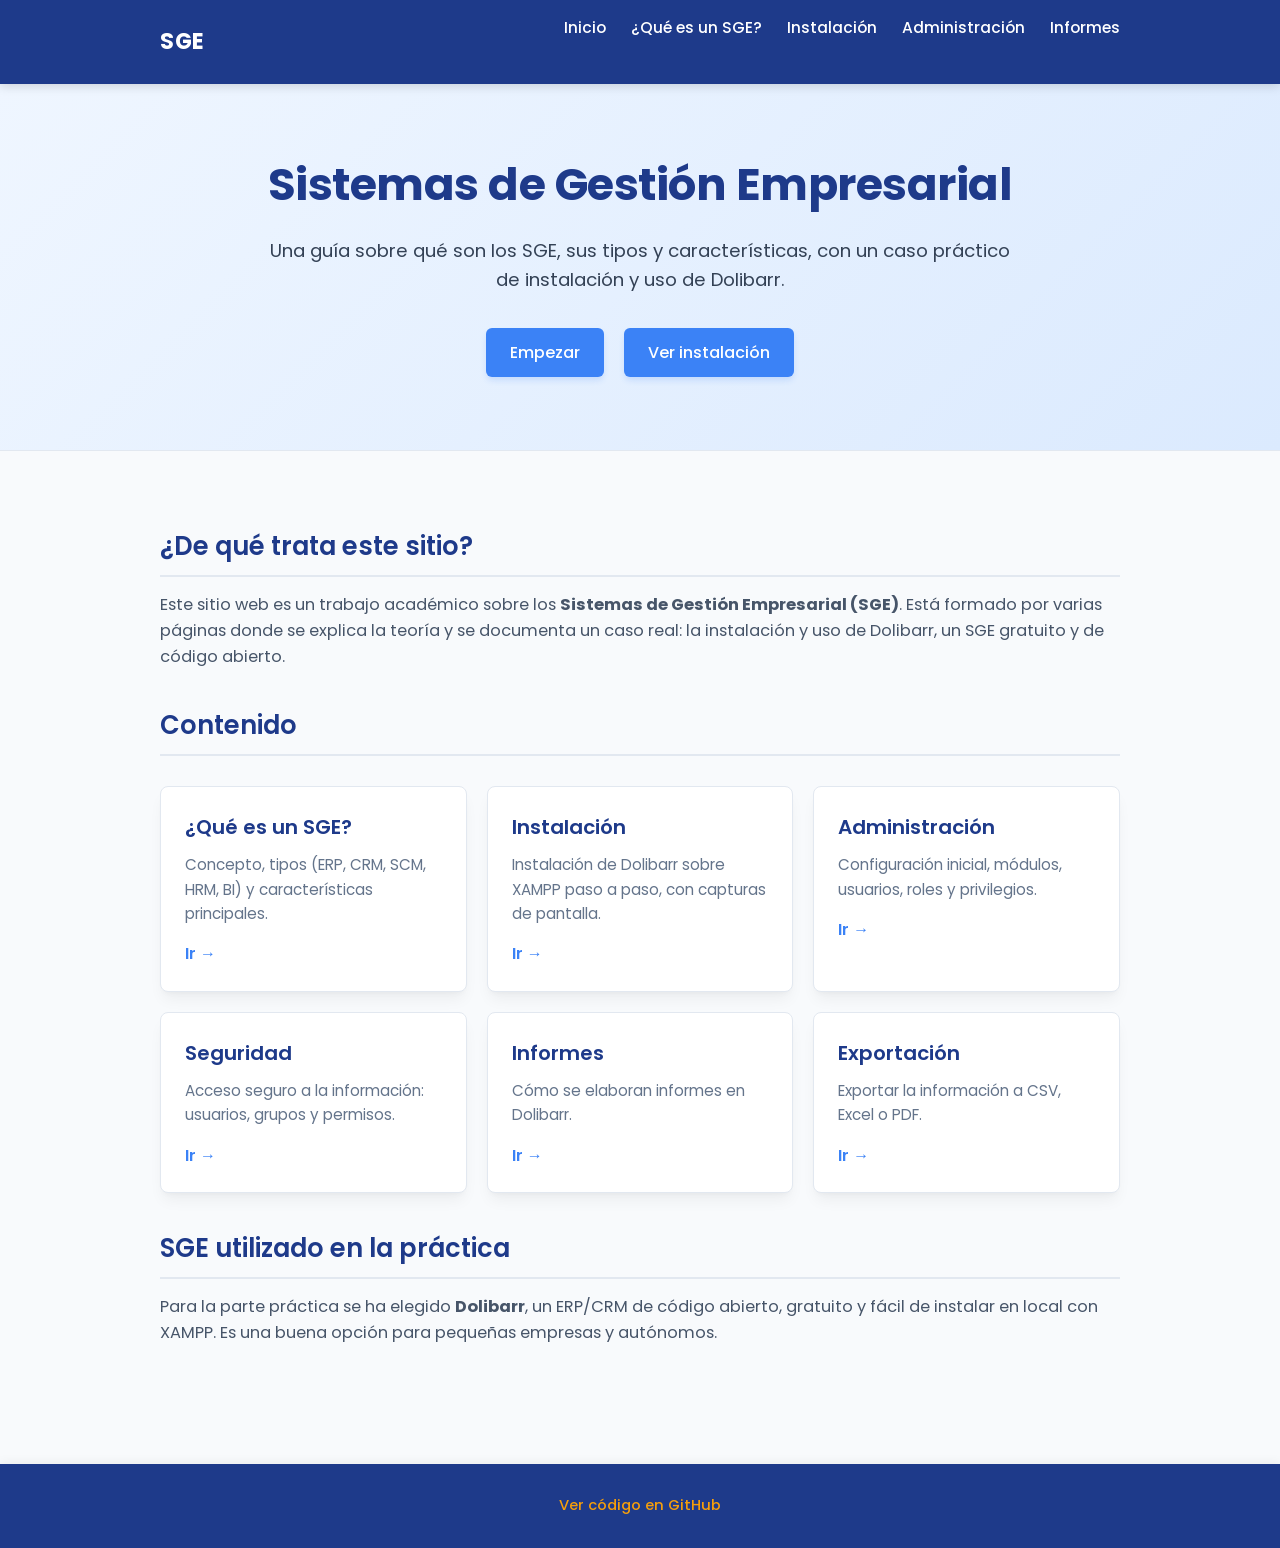
<file: index.html>
<!DOCTYPE html>
<html lang="es">
<head>
  <meta charset="utf-8">
  <meta name="viewport" content="width=device-width, initial-scale=1">
  <title>SGE - Sistemas de Gestión Empresarial</title>
  <link rel="stylesheet" href="css/styles.css">
</head>
<body>

  <header>
    <div class="contenedor nav">
      <a href="index.html" class="logo">SGE</a>
      <ul class="menu">
        <li><a href="index.html">Inicio</a></li>
        <li><a href="sge.html">¿Qué es un SGE?</a></li>
        <li><a href="instalacion.html">Instalación</a></li>
        <li><a href="administracion.html">Administración</a></li>
        <li><a href="informes.html">Informes</a></li>
      </ul>
      <button class="hamburguesa" aria-label="Abrir menú">
        <span></span>
        <span></span>
        <span></span>
      </button>
    </div>
  </header>

  <section class="hero">
    <div class="contenedor">
      <h1>Sistemas de Gestión Empresarial</h1>
      <p>Una guía sobre qué son los SGE, sus tipos y características, con un caso práctico de instalación y uso de Dolibarr.</p>
      <a href="sge.html" class="boton">Empezar</a>
      <a href="instalacion.html" class="boton">Ver instalación</a>
    </div>
  </section>

  <main>
    <div class="contenedor">

      <h2>¿De qué trata este sitio?</h2>
      <p>Este sitio web es un trabajo académico sobre los <strong>Sistemas de Gestión Empresarial (SGE)</strong>. Está formado por varias páginas donde se explica la teoría y se documenta un caso real: la instalación y uso de Dolibarr, un SGE gratuito y de código abierto.</p>

      <h2>Contenido</h2>

      <div class="tarjetas">

        <div class="tarjeta">
          <h3>¿Qué es un SGE?</h3>
          <p>Concepto, tipos (ERP, CRM, SCM, HRM, BI) y características principales.</p>
          <a href="sge.html">Ir →</a>
        </div>

        <div class="tarjeta">
          <h3>Instalación</h3>
          <p>Instalación de Dolibarr sobre XAMPP paso a paso, con capturas de pantalla.</p>
          <a href="instalacion.html">Ir →</a>
        </div>

        <div class="tarjeta">
          <h3>Administración</h3>
          <p>Configuración inicial, módulos, usuarios, roles y privilegios.</p>
          <a href="administracion.html">Ir →</a>
        </div>

        <div class="tarjeta">
          <h3>Seguridad</h3>
          <p>Acceso seguro a la información: usuarios, grupos y permisos.</p>
          <a href="administracion.html#seguridad">Ir →</a>
        </div>

        <div class="tarjeta">
          <h3>Informes</h3>
          <p>Cómo se elaboran informes en Dolibarr.</p>
          <a href="informes.html">Ir →</a>
        </div>

        <div class="tarjeta">
          <h3>Exportación</h3>
          <p>Exportar la información a CSV, Excel o PDF.</p>
          <a href="informes.html#exportacion">Ir →</a>
        </div>

      </div>

      <h2>SGE utilizado en la práctica</h2>
      <p>Para la parte práctica se ha elegido <strong>Dolibarr</strong>, un ERP/CRM de código abierto, gratuito y fácil de instalar en local con XAMPP. Es una buena opción para pequeñas empresas y autónomos.</p>

    </div>
  </main>

  <footer>
    <div class="contenedor">
      <p><a href="https://github.com/druilun0406/sge-lenguaje/" target="_blank">Ver código en GitHub</a></p>
    </div>
  </footer>

  <script src="js/script.js"></script>
</body>
</html>
</file>
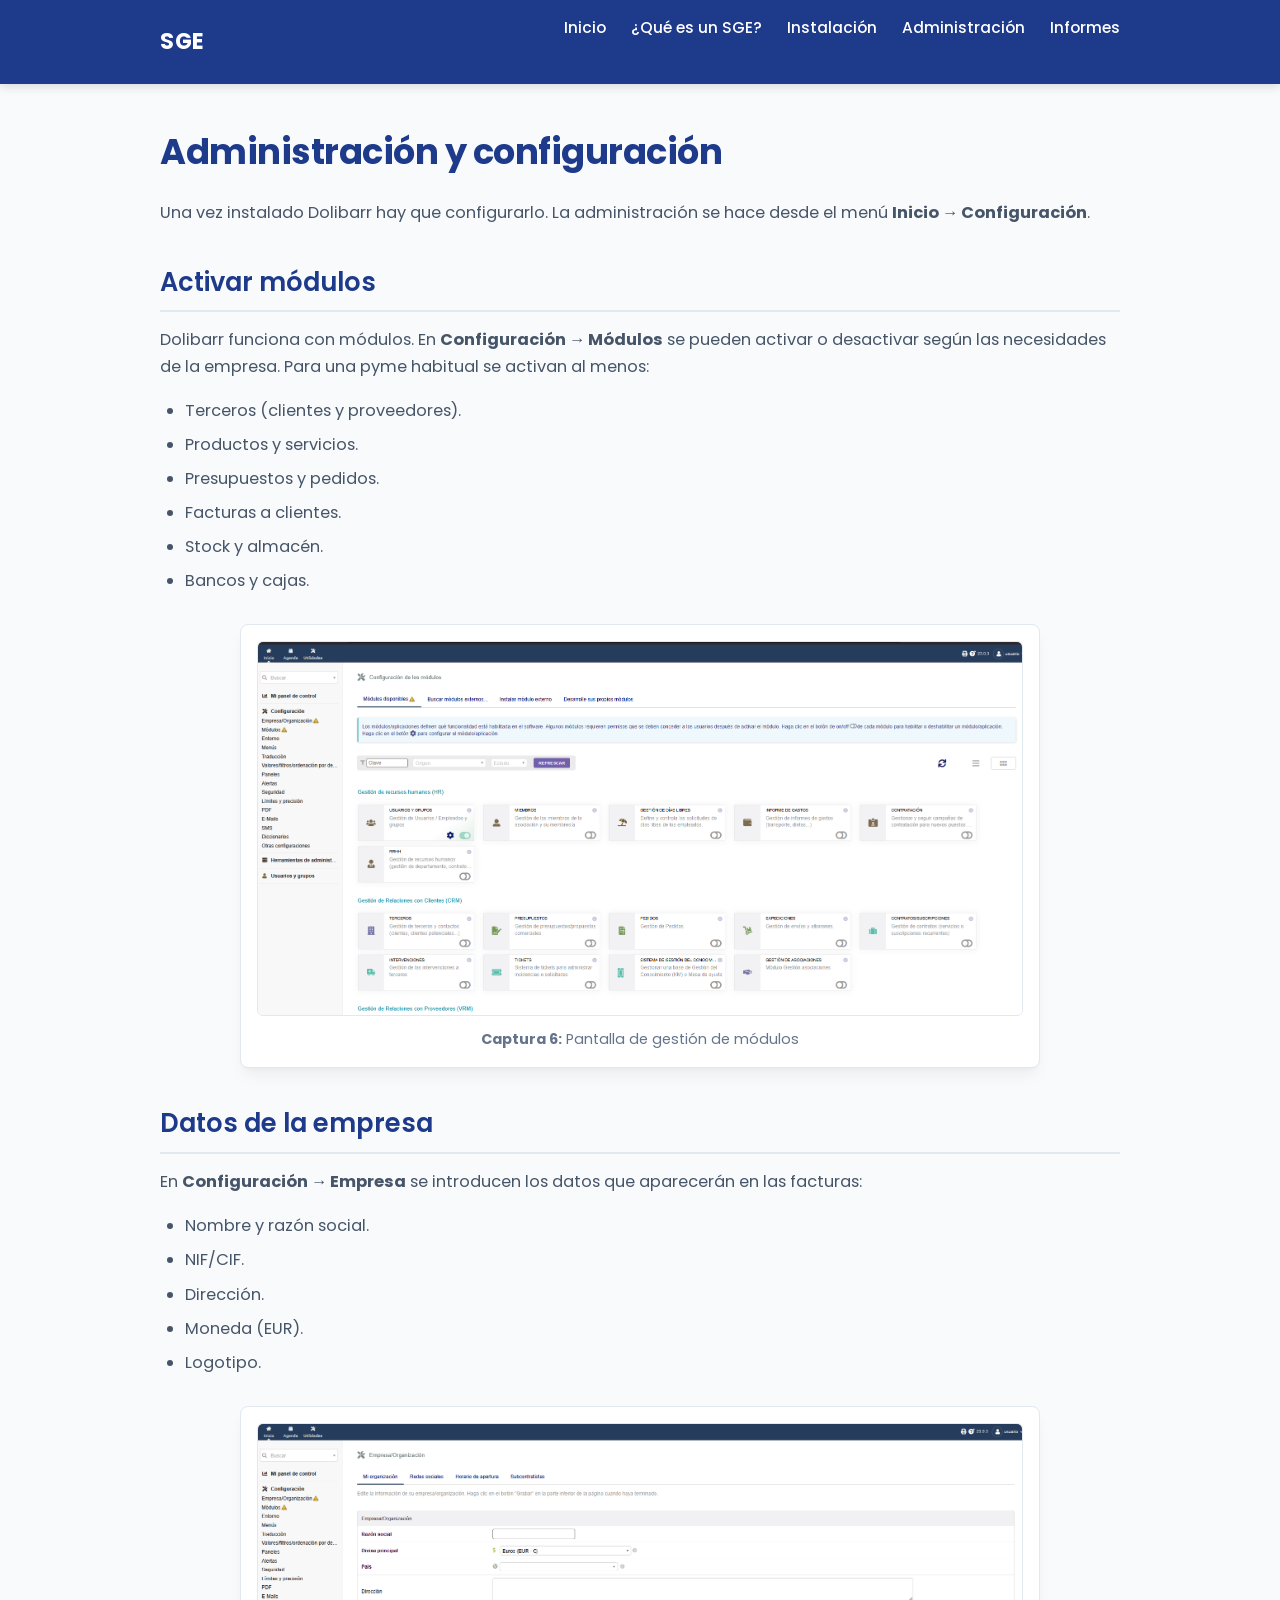
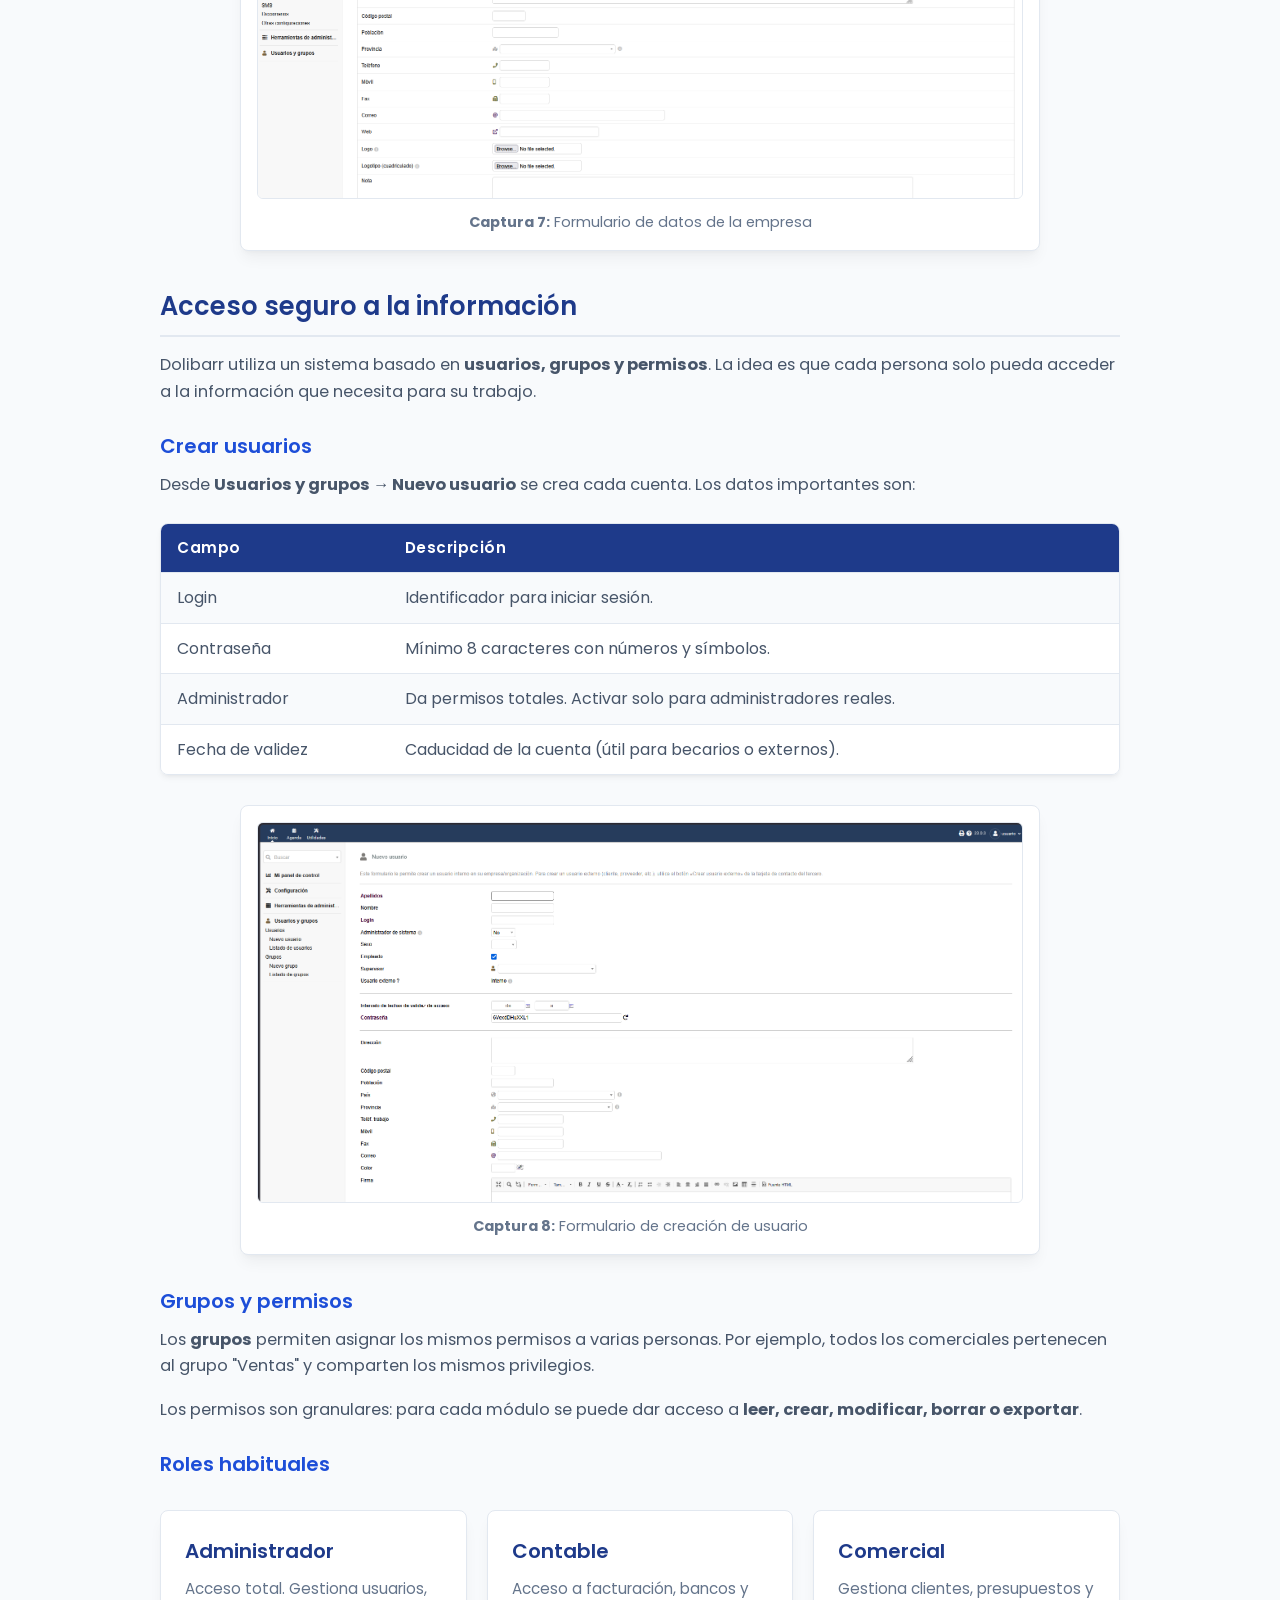
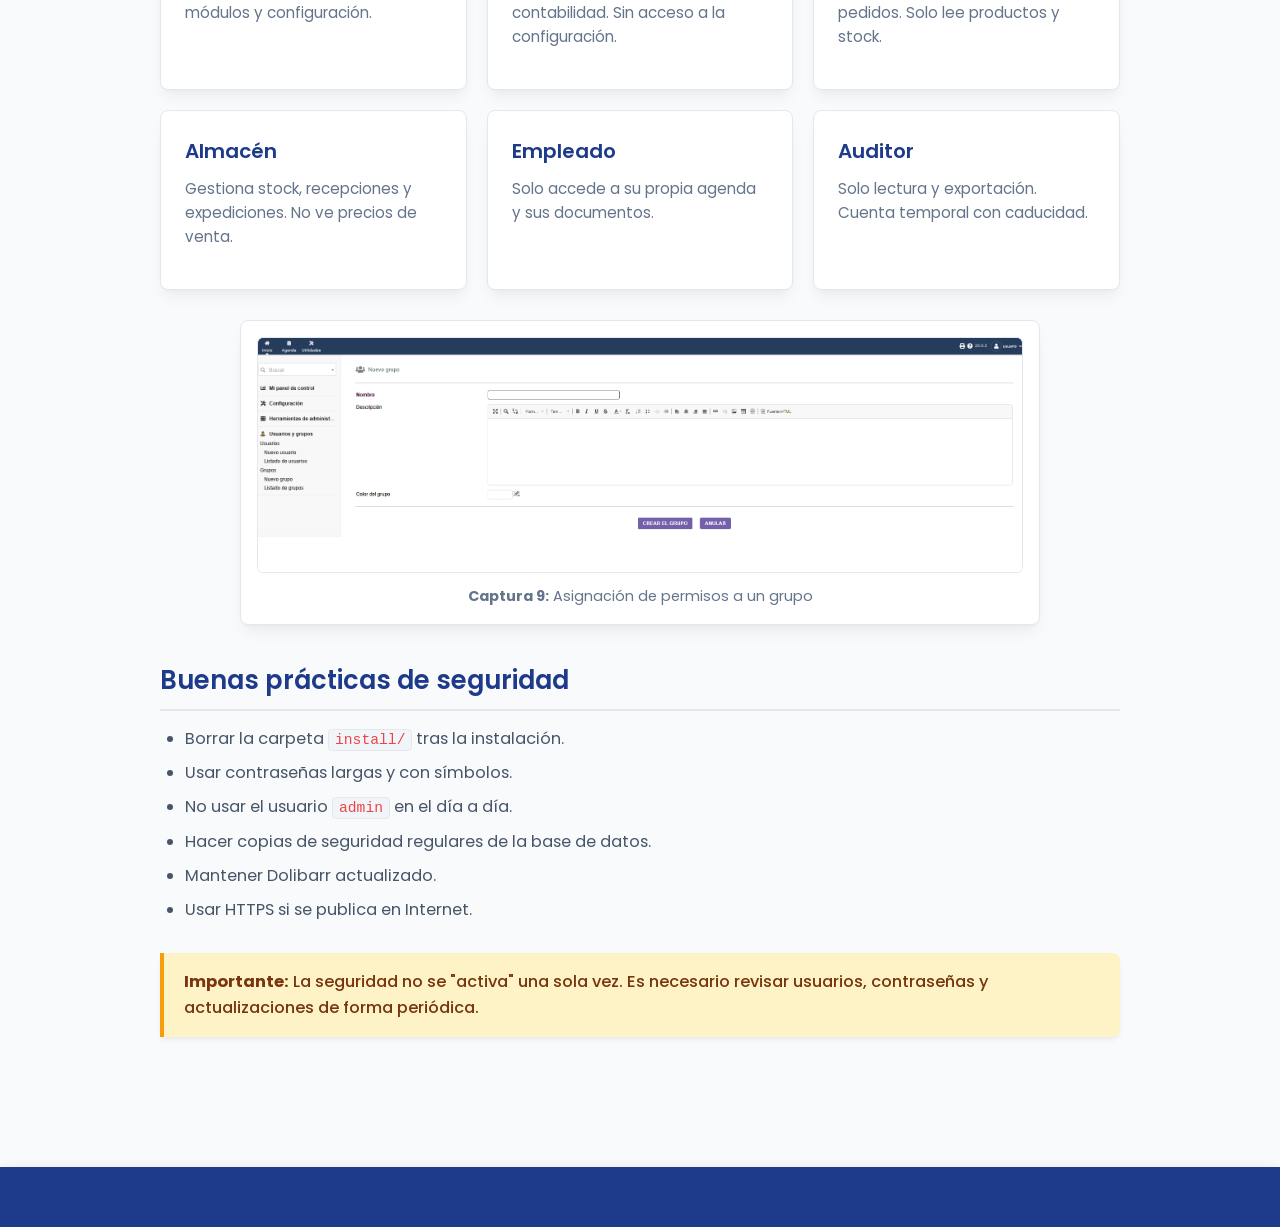
<file: administracion.html>
<!DOCTYPE html>
<html lang="es">
<head>
  <meta charset="utf-8">
  <meta name="viewport" content="width=device-width, initial-scale=1">
  <title>Administración y seguridad - Dolibarr</title>
  <link rel="stylesheet" href="css/styles.css">
</head>
<body>

  <header>
    <div class="contenedor nav">
      <a href="index.html" class="logo">SGE</a>
      <ul class="menu">
        <li><a href="index.html">Inicio</a></li>
        <li><a href="sge.html">¿Qué es un SGE?</a></li>
        <li><a href="instalacion.html">Instalación</a></li>
        <li><a href="administracion.html">Administración</a></li>
        <li><a href="informes.html">Informes</a></li>
      </ul>
      <button class="hamburguesa" aria-label="Abrir menú">
        <span></span>
        <span></span>
        <span></span>
      </button>
    </div>
  </header>

  <main>
    <div class="contenedor">

      <h1>Administración y configuración</h1>

      <p>Una vez instalado Dolibarr hay que configurarlo. La administración se hace desde el menú <strong>Inicio → Configuración</strong>.</p>

      <h2>Activar módulos</h2>

      <p>Dolibarr funciona con módulos. En <strong>Configuración → Módulos</strong> se pueden activar o desactivar según las necesidades de la empresa. Para una pyme habitual se activan al menos:</p>

      <ul>
        <li>Terceros (clientes y proveedores).</li>
        <li>Productos y servicios.</li>
        <li>Presupuestos y pedidos.</li>
        <li>Facturas a clientes.</li>
        <li>Stock y almacén.</li>
        <li>Bancos y cajas.</li>
      </ul>

      <div class="captura">
        <img src="img/captura6.png" alt="Pantalla de gestión de módulos">
        <p class="captura-texto"><strong>Captura 6:</strong> Pantalla de gestión de módulos</p>
      </div>

      <h2>Datos de la empresa</h2>

      <p>En <strong>Configuración → Empresa</strong> se introducen los datos que aparecerán en las facturas:</p>
      <ul>
        <li>Nombre y razón social.</li>
        <li>NIF/CIF.</li>
        <li>Dirección.</li>
        <li>Moneda (EUR).</li>
        <li>Logotipo.</li>
      </ul>

      <div class="captura">
        <img src="img/captura7.png" alt="Formulario de datos de la empresa">
        <p class="captura-texto"><strong>Captura 7:</strong> Formulario de datos de la empresa</p>
      </div>

      <h2 id="seguridad">Acceso seguro a la información</h2>

      <p>Dolibarr utiliza un sistema basado en <strong>usuarios, grupos y permisos</strong>. La idea es que cada persona solo pueda acceder a la información que necesita para su trabajo.</p>

      <h3>Crear usuarios</h3>
      <p>Desde <strong>Usuarios y grupos → Nuevo usuario</strong> se crea cada cuenta. Los datos importantes son:</p>

      <table>
        <tr>
          <th>Campo</th>
          <th>Descripción</th>
        </tr>
        <tr>
          <td>Login</td>
          <td>Identificador para iniciar sesión.</td>
        </tr>
        <tr>
          <td>Contraseña</td>
          <td>Mínimo 8 caracteres con números y símbolos.</td>
        </tr>
        <tr>
          <td>Administrador</td>
          <td>Da permisos totales. Activar solo para administradores reales.</td>
        </tr>
        <tr>
          <td>Fecha de validez</td>
          <td>Caducidad de la cuenta (útil para becarios o externos).</td>
        </tr>
      </table>

      <div class="captura">
        <img src="img/captura8.png" alt="Formulario de creación de usuario">
        <p class="captura-texto"><strong>Captura 8:</strong> Formulario de creación de usuario</p>
      </div>

      <h3>Grupos y permisos</h3>
      <p>Los <strong>grupos</strong> permiten asignar los mismos permisos a varias personas. Por ejemplo, todos los comerciales pertenecen al grupo "Ventas" y comparten los mismos privilegios.</p>

      <p>Los permisos son granulares: para cada módulo se puede dar acceso a <strong>leer, crear, modificar, borrar o exportar</strong>.</p>

      <h3>Roles habituales</h3>

      <div class="tarjetas">

        <div class="tarjeta">
          <h3>Administrador</h3>
          <p>Acceso total. Gestiona usuarios, módulos y configuración.</p>
        </div>

        <div class="tarjeta">
          <h3>Contable</h3>
          <p>Acceso a facturación, bancos y contabilidad. Sin acceso a la configuración.</p>
        </div>

        <div class="tarjeta">
          <h3>Comercial</h3>
          <p>Gestiona clientes, presupuestos y pedidos. Solo lee productos y stock.</p>
        </div>

        <div class="tarjeta">
          <h3>Almacén</h3>
          <p>Gestiona stock, recepciones y expediciones. No ve precios de venta.</p>
        </div>

        <div class="tarjeta">
          <h3>Empleado</h3>
          <p>Solo accede a su propia agenda y sus documentos.</p>
        </div>

        <div class="tarjeta">
          <h3>Auditor</h3>
          <p>Solo lectura y exportación. Cuenta temporal con caducidad.</p>
        </div>

      </div>

      <div class="captura">
        <img src="img/captura9.png" alt="Asignación de permisos a un grupo">
        <p class="captura-texto"><strong>Captura 9:</strong> Asignación de permisos a un grupo</p>
      </div>

      <h2>Buenas prácticas de seguridad</h2>
      <ul>
        <li>Borrar la carpeta <code>install/</code> tras la instalación.</li>
        <li>Usar contraseñas largas y con símbolos.</li>
        <li>No usar el usuario <code>admin</code> en el día a día.</li>
        <li>Hacer copias de seguridad regulares de la base de datos.</li>
        <li>Mantener Dolibarr actualizado.</li>
        <li>Usar HTTPS si se publica en Internet.</li>
      </ul>

      <div class="aviso">
        <p><strong>Importante:</strong> La seguridad no se "activa" una sola vez. Es necesario revisar usuarios, contraseñas y actualizaciones de forma periódica.</p>
      </div>

    </div>
  </main>

  <footer>
  </footer>

  <script src="js/script.js"></script>
</body>
</html>
</file>
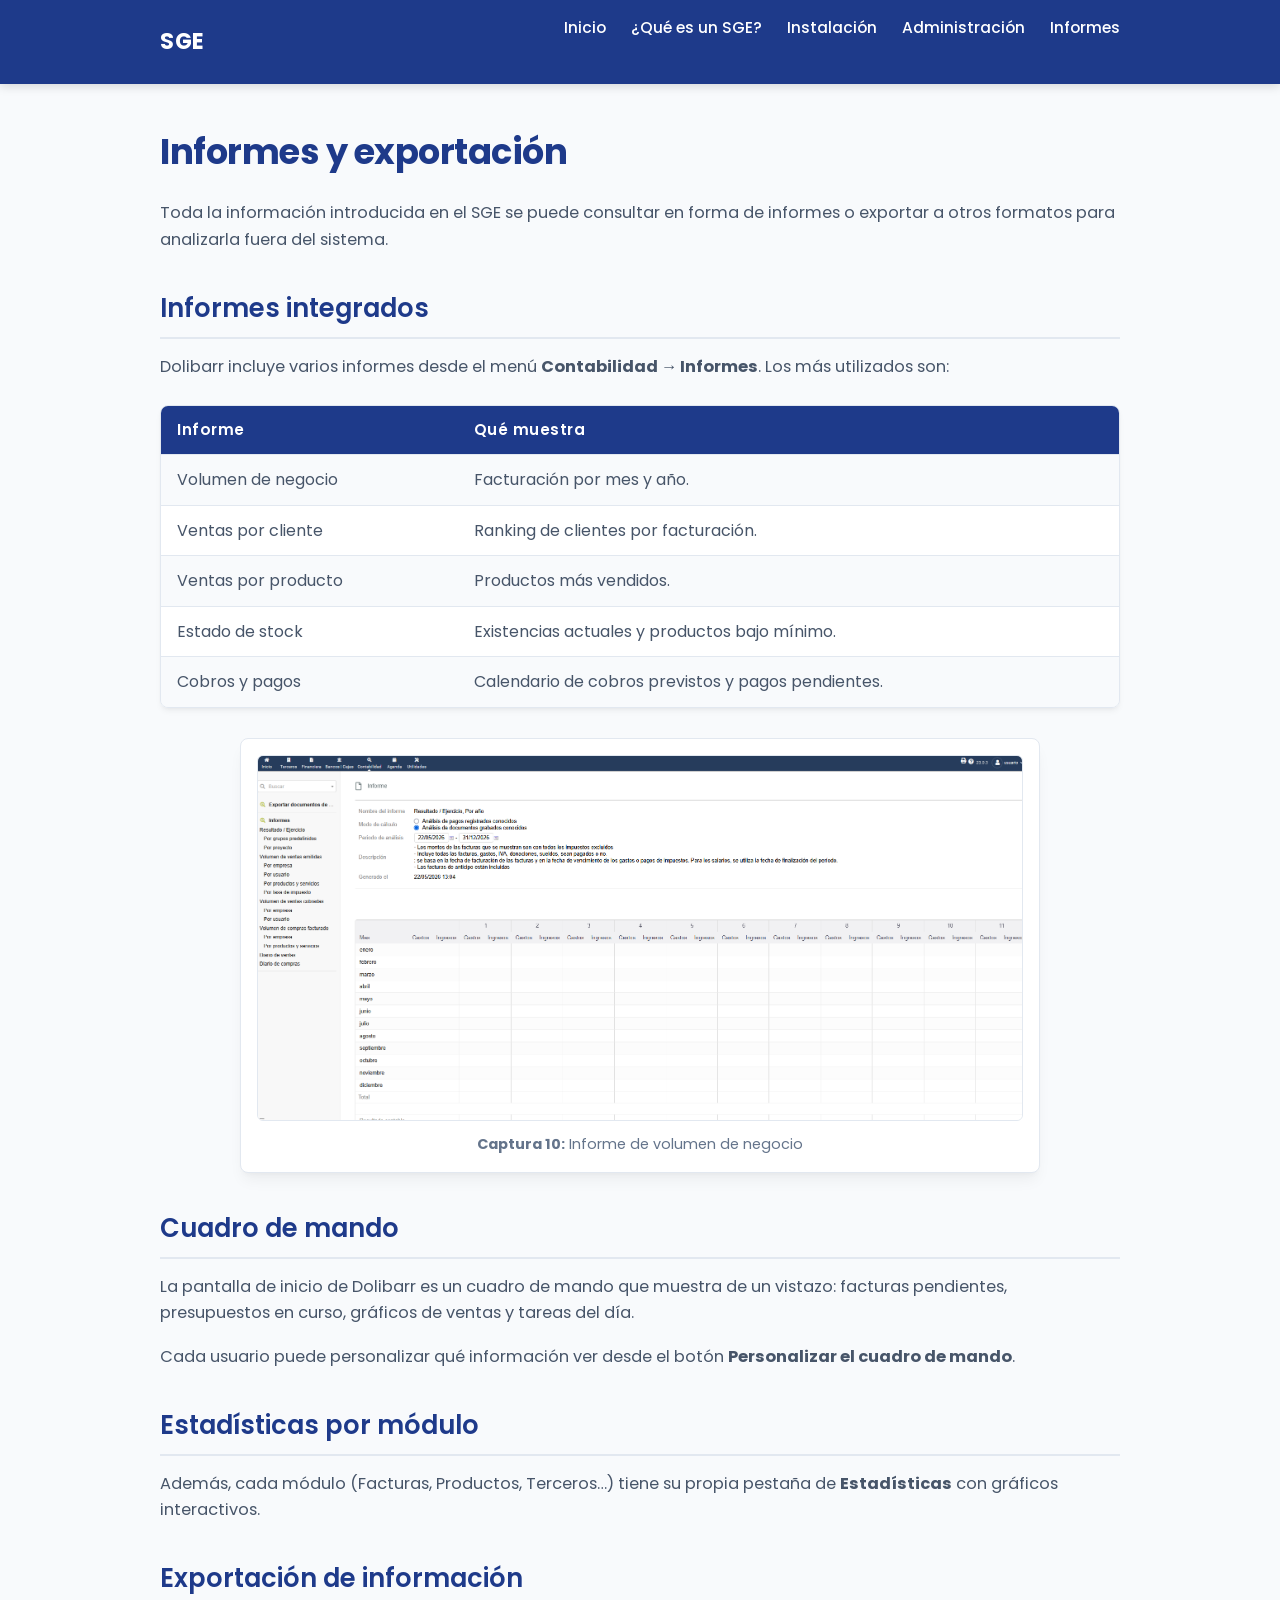
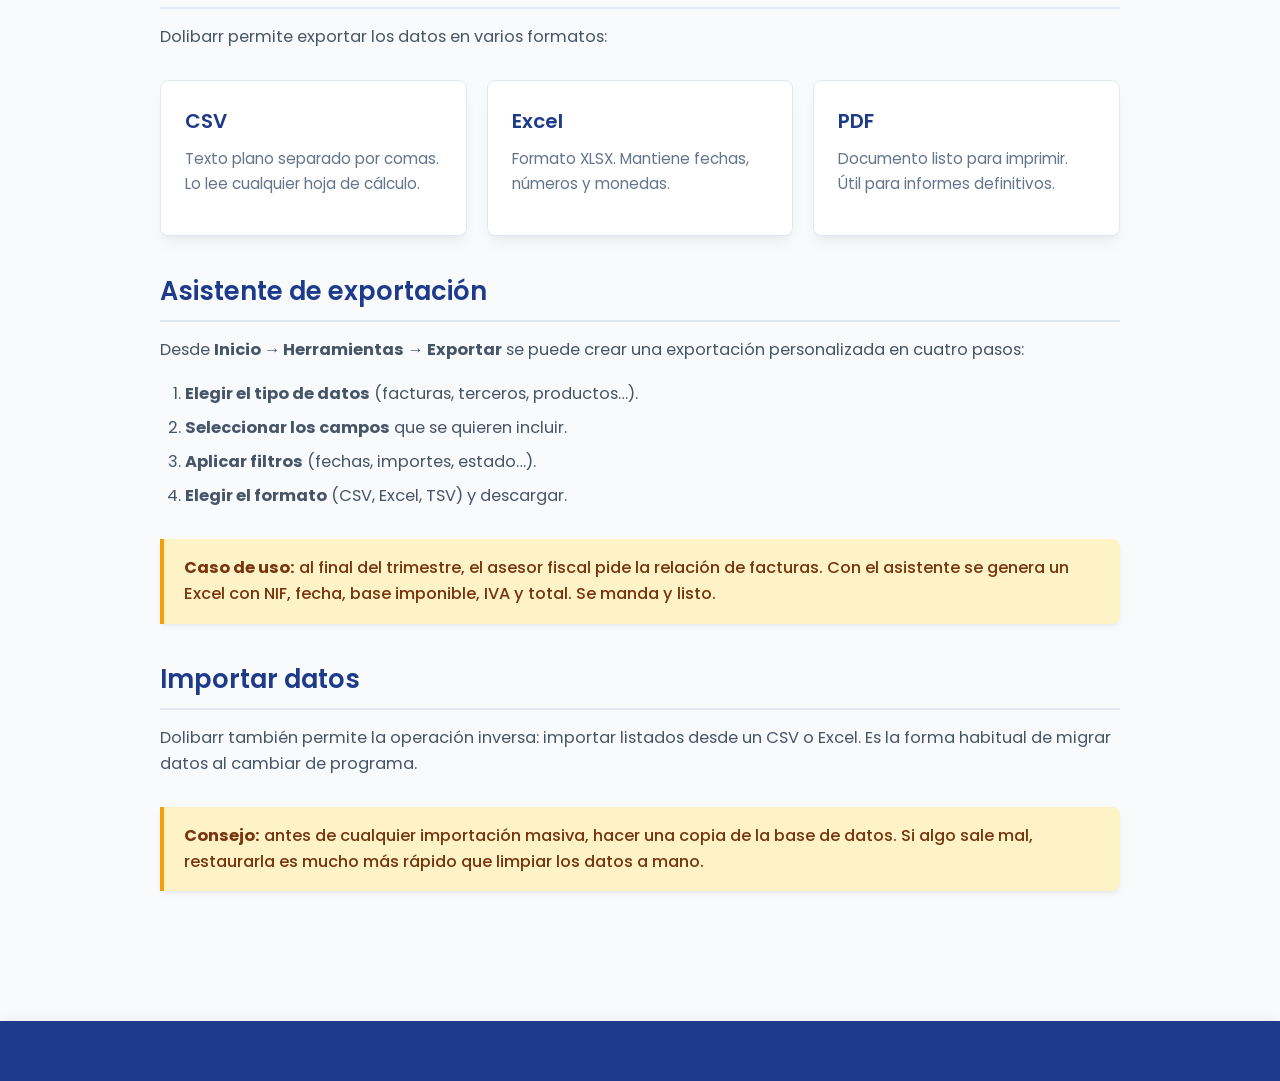
<file: informes.html>
<!DOCTYPE html>
<html lang="es">
<head>
  <meta charset="utf-8">
  <meta name="viewport" content="width=device-width, initial-scale=1">
  <title>Informes y exportación - Dolibarr</title>
  <link rel="stylesheet" href="css/styles.css">
</head>
<body>

  <header>
    <div class="contenedor nav">
      <a href="index.html" class="logo">SGE</a>
      <ul class="menu">
        <li><a href="index.html">Inicio</a></li>
        <li><a href="sge.html">¿Qué es un SGE?</a></li>
        <li><a href="instalacion.html">Instalación</a></li>
        <li><a href="administracion.html">Administración</a></li>
        <li><a href="informes.html">Informes</a></li>
      </ul>
      <button class="hamburguesa" aria-label="Abrir menú">
        <span></span>
        <span></span>
        <span></span>
      </button>
    </div>
  </header>

  <main>
    <div class="contenedor">

      <h1>Informes y exportación</h1>

      <p>Toda la información introducida en el SGE se puede consultar en forma de informes o exportar a otros formatos para analizarla fuera del sistema.</p>

      <h2>Informes integrados</h2>

      <p>Dolibarr incluye varios informes desde el menú <strong>Contabilidad → Informes</strong>. Los más utilizados son:</p>

      <table>
        <tr>
          <th>Informe</th>
          <th>Qué muestra</th>
        </tr>
        <tr>
          <td>Volumen de negocio</td>
          <td>Facturación por mes y año.</td>
        </tr>
        <tr>
          <td>Ventas por cliente</td>
          <td>Ranking de clientes por facturación.</td>
        </tr>
        <tr>
          <td>Ventas por producto</td>
          <td>Productos más vendidos.</td>
        </tr>
        <tr>
          <td>Estado de stock</td>
          <td>Existencias actuales y productos bajo mínimo.</td>
        </tr>
        <tr>
          <td>Cobros y pagos</td>
          <td>Calendario de cobros previstos y pagos pendientes.</td>
        </tr>
      </table>

      <div class="captura">
        <img src="img/captura10.png" alt="Informe de volumen de negocio">
        <p class="captura-texto"><strong>Captura 10:</strong> Informe de volumen de negocio</p>
      </div>

      <h2>Cuadro de mando</h2>

      <p>La pantalla de inicio de Dolibarr es un cuadro de mando que muestra de un vistazo: facturas pendientes, presupuestos en curso, gráficos de ventas y tareas del día.</p>

      <p>Cada usuario puede personalizar qué información ver desde el botón <strong>Personalizar el cuadro de mando</strong>.</p>


      <h2>Estadísticas por módulo</h2>

      <p>Además, cada módulo (Facturas, Productos, Terceros…) tiene su propia pestaña de <strong>Estadísticas</strong> con gráficos interactivos.</p>


      <h2 id="exportacion">Exportación de información</h2>

      <p>Dolibarr permite exportar los datos en varios formatos:</p>

      <div class="tarjetas">

        <div class="tarjeta">
          <h3>CSV</h3>
          <p>Texto plano separado por comas. Lo lee cualquier hoja de cálculo.</p>
        </div>

        <div class="tarjeta">
          <h3>Excel</h3>
          <p>Formato XLSX. Mantiene fechas, números y monedas.</p>
        </div>

        <div class="tarjeta">
          <h3>PDF</h3>
          <p>Documento listo para imprimir. Útil para informes definitivos.</p>
        </div>

      </div>

      <h2>Asistente de exportación</h2>

      <p>Desde <strong>Inicio → Herramientas → Exportar</strong> se puede crear una exportación personalizada en cuatro pasos:</p>

      <ol>
        <li><strong>Elegir el tipo de datos</strong> (facturas, terceros, productos…).</li>
        <li><strong>Seleccionar los campos</strong> que se quieren incluir.</li>
        <li><strong>Aplicar filtros</strong> (fechas, importes, estado…).</li>
        <li><strong>Elegir el formato</strong> (CSV, Excel, TSV) y descargar.</li>
      </ol>


      <div class="aviso">
        <p><strong>Caso de uso:</strong> al final del trimestre, el asesor fiscal pide la relación de facturas. Con el asistente se genera un Excel con NIF, fecha, base imponible, IVA y total. Se manda y listo.</p>
      </div>

      <h2>Importar datos</h2>

      <p>Dolibarr también permite la operación inversa: importar listados desde un CSV o Excel. Es la forma habitual de migrar datos al cambiar de programa.</p>

      <div class="aviso">
        <p><strong>Consejo:</strong> antes de cualquier importación masiva, hacer una copia de la base de datos. Si algo sale mal, restaurarla es mucho más rápido que limpiar los datos a mano.</p>
      </div>

    </div>
  </main>

  <footer>

  </footer>

  <script src="js/script.js"></script>
</body>
</html>
</file>
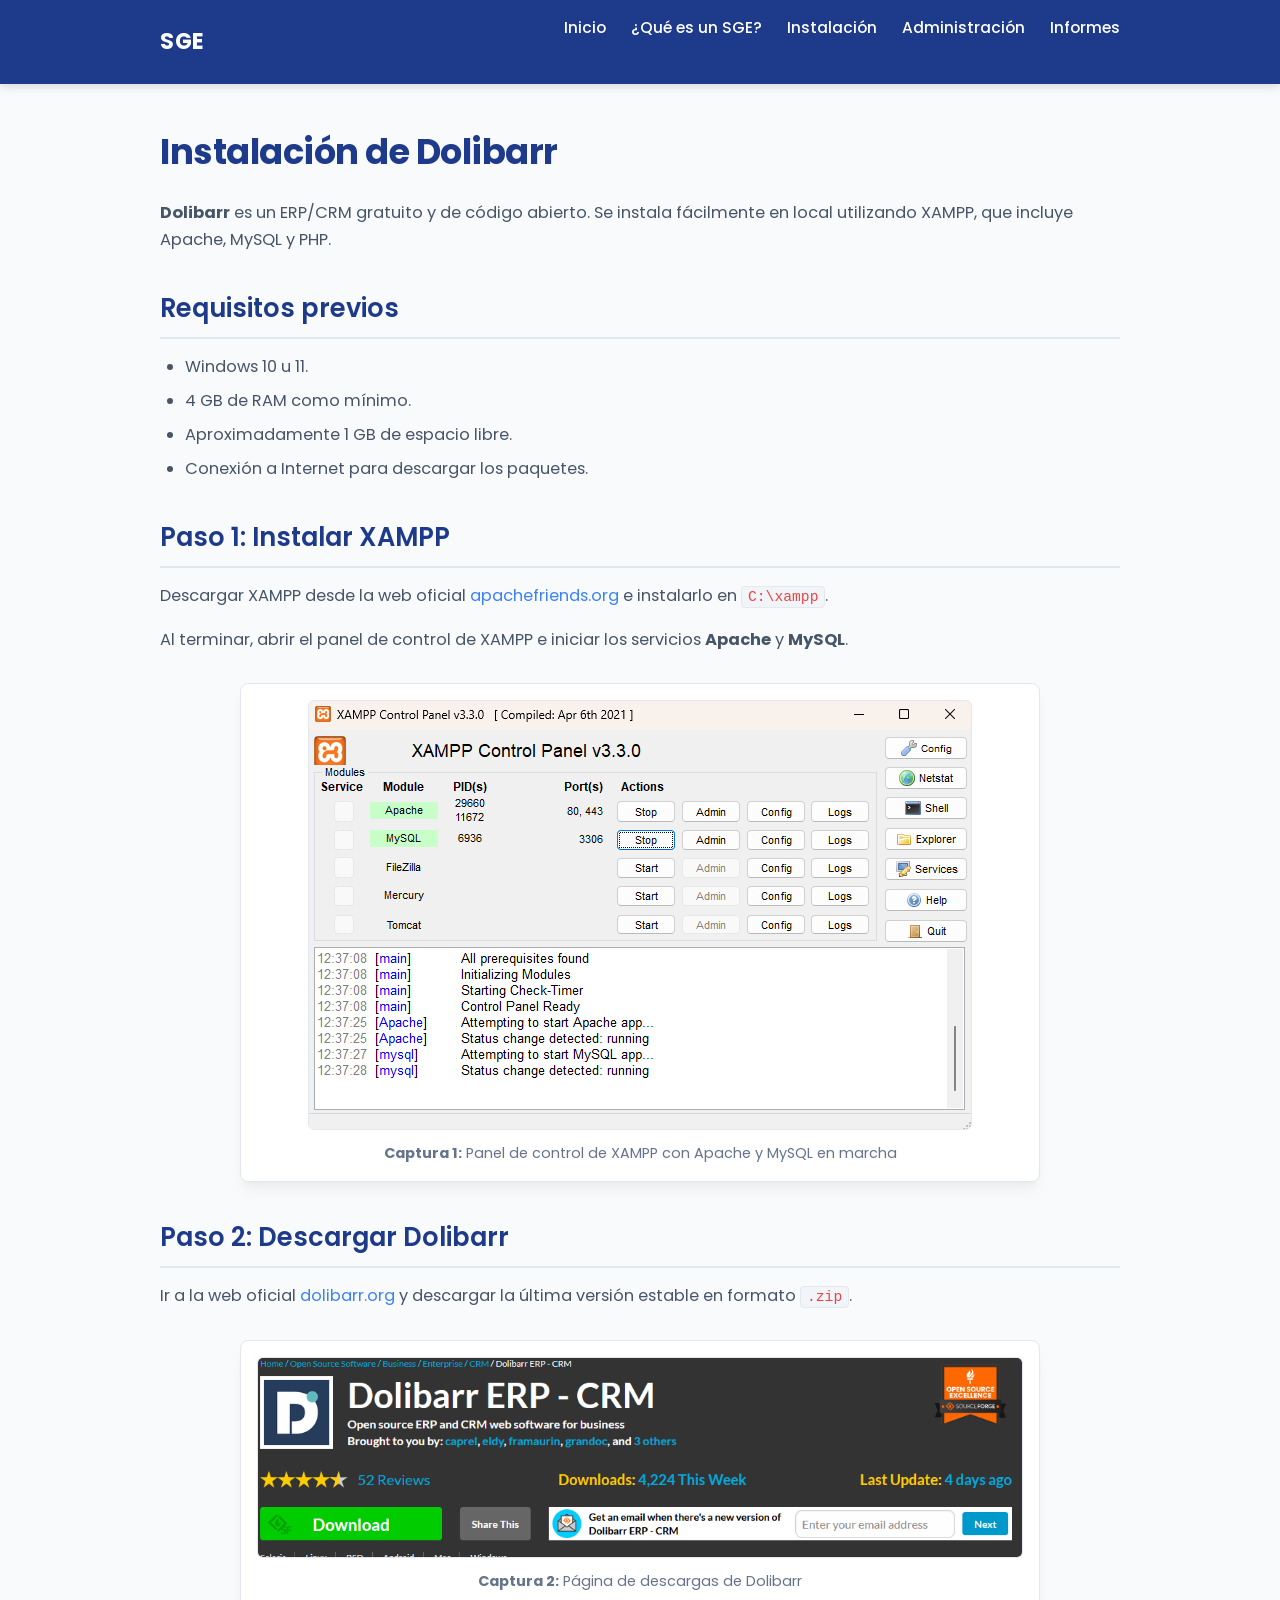
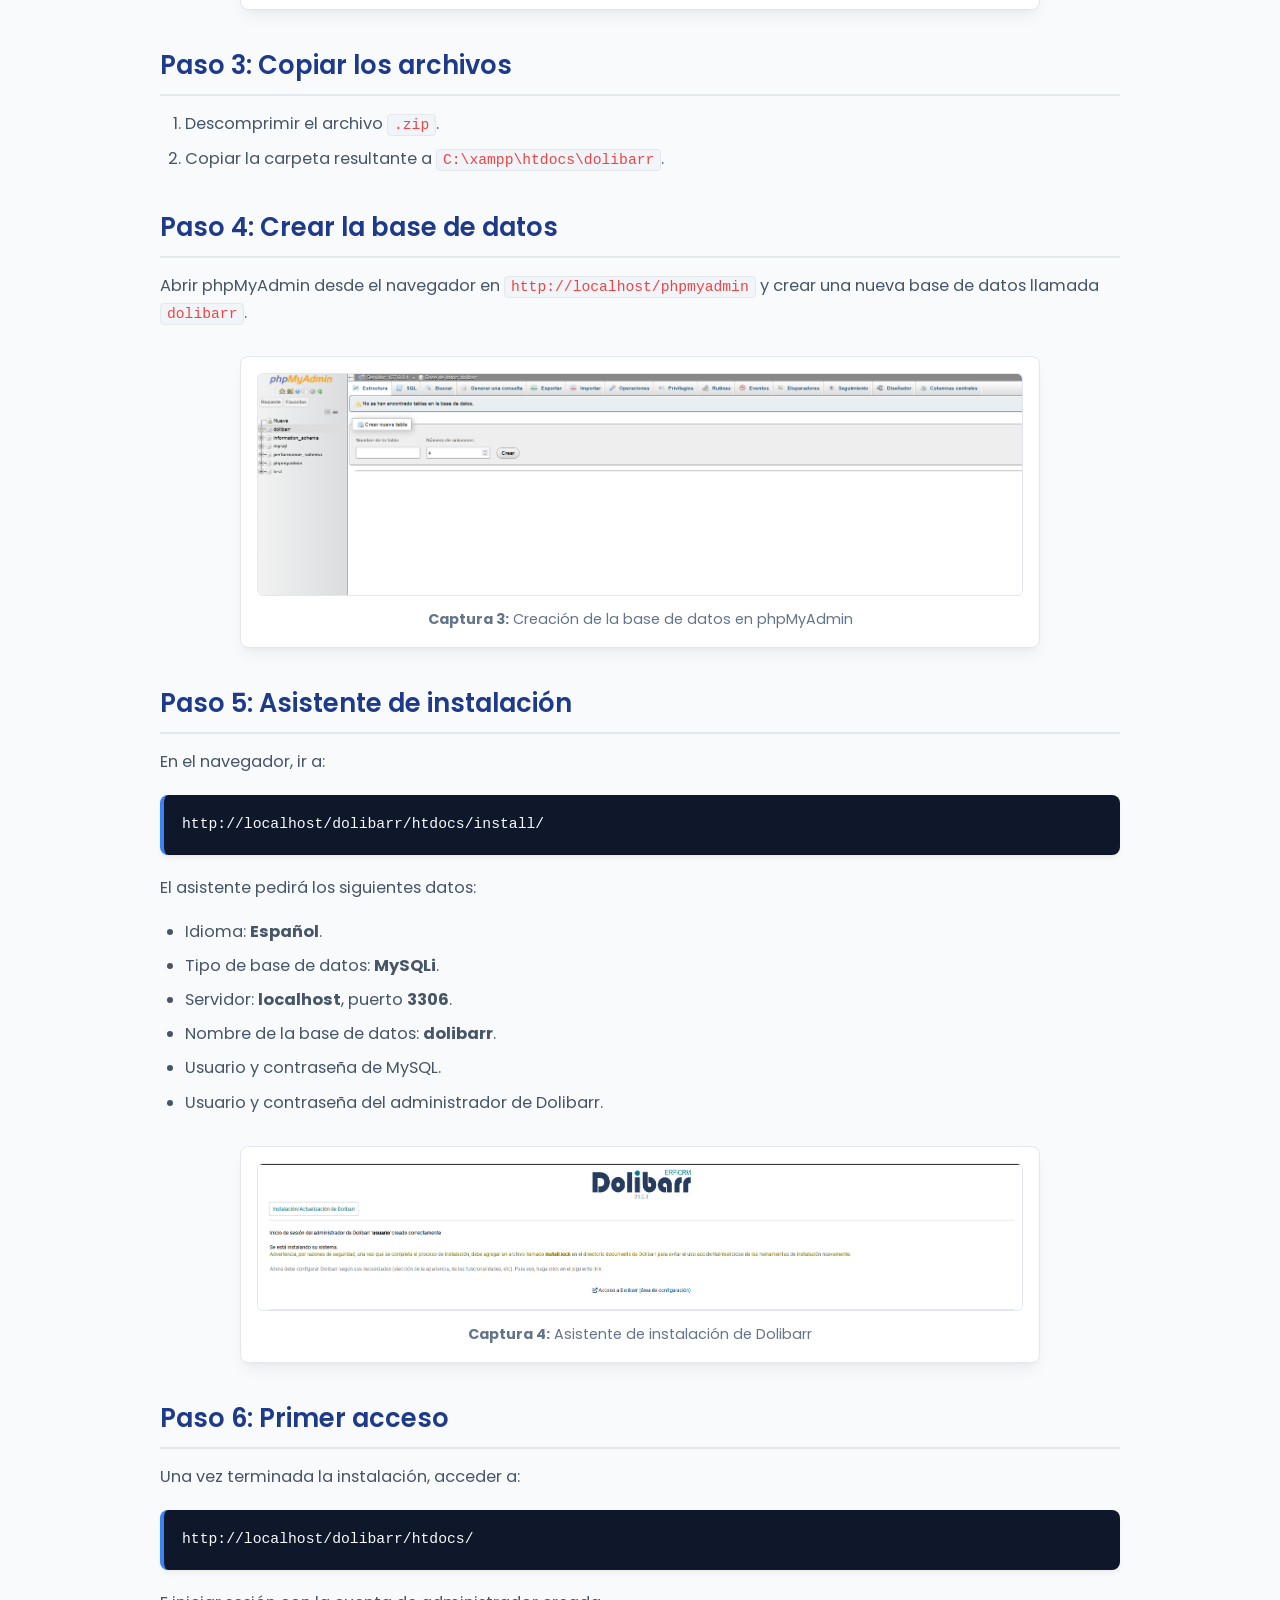
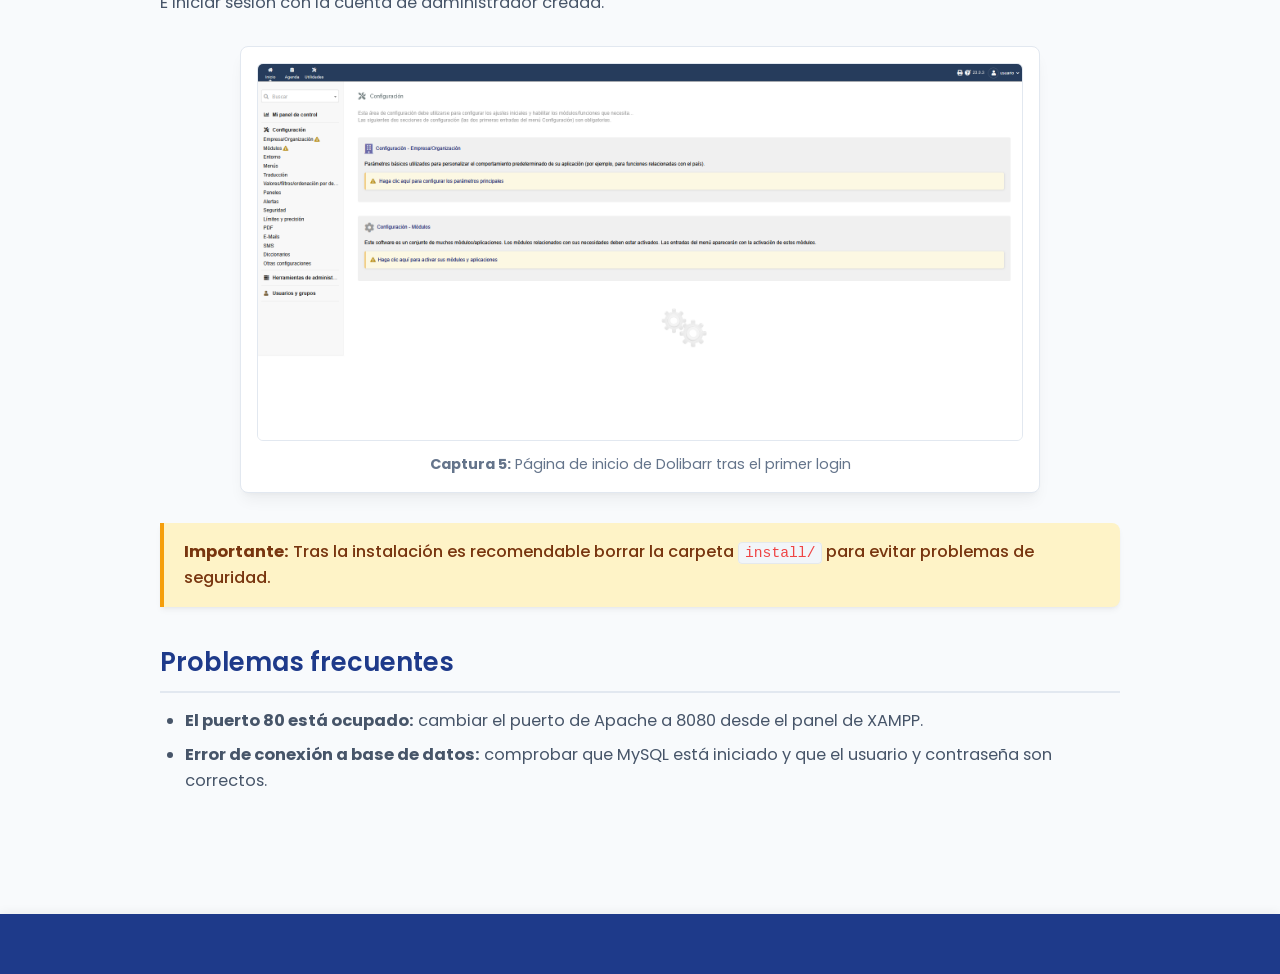
<file: instalacion.html>
<!DOCTYPE html>
<html lang="es">
<head>
  <meta charset="utf-8">
  <meta name="viewport" content="width=device-width, initial-scale=1">
  <title>Instalación de Dolibarr</title>
  <link rel="stylesheet" href="css/styles.css">
</head>
<body>

  <header>
    <div class="contenedor nav">
      <a href="index.html" class="logo">SGE</a>
      <ul class="menu">
        <li><a href="index.html">Inicio</a></li>
        <li><a href="sge.html">¿Qué es un SGE?</a></li>
        <li><a href="instalacion.html">Instalación</a></li>
        <li><a href="administracion.html">Administración</a></li>
        <li><a href="informes.html">Informes</a></li>
      </ul>
      <button class="hamburguesa" aria-label="Abrir menú">
        <span></span>
        <span></span>
        <span></span>
      </button>
    </div>
  </header>

  <main>
    <div class="contenedor">

      <h1>Instalación de Dolibarr</h1>

      <p><strong>Dolibarr</strong> es un ERP/CRM gratuito y de código abierto. Se instala fácilmente en local utilizando XAMPP, que incluye Apache, MySQL y PHP.</p>

      <h2>Requisitos previos</h2>
      <ul>
        <li>Windows 10 u 11.</li>
        <li>4 GB de RAM como mínimo.</li>
        <li>Aproximadamente 1 GB de espacio libre.</li>
        <li>Conexión a Internet para descargar los paquetes.</li>
      </ul>

      <h2>Paso 1: Instalar XAMPP</h2>
      <p>Descargar XAMPP desde la web oficial <a href="https://www.apachefriends.org/es/" target="_blank">apachefriends.org</a> e instalarlo en <code>C:\xampp</code>.</p>
      <p>Al terminar, abrir el panel de control de XAMPP e iniciar los servicios <strong>Apache</strong> y <strong>MySQL</strong>.</p>

      <div class="captura">
        <img src="img/captura1.png" alt="Panel de control de XAMPP con Apache y MySQL en marcha">
        <p class="captura-texto"><strong>Captura 1:</strong> Panel de control de XAMPP con Apache y MySQL en marcha</p>
      </div>

      <h2>Paso 2: Descargar Dolibarr</h2>
      <p>Ir a la web oficial <a href="https://www.dolibarr.org/" target="_blank">dolibarr.org</a> y descargar la última versión estable en formato <code>.zip</code>.</p>

      <div class="captura">
        <img src="img/captura2.png" alt="Página de descargas de Dolibarr">
        <p class="captura-texto"><strong>Captura 2:</strong> Página de descargas de Dolibarr</p>
      </div>

      <h2>Paso 3: Copiar los archivos</h2>
      <ol>
        <li>Descomprimir el archivo <code>.zip</code>.</li>
        <li>Copiar la carpeta resultante a <code>C:\xampp\htdocs\dolibarr</code>.</li>
      </ol>

      <h2>Paso 4: Crear la base de datos</h2>
      <p>Abrir phpMyAdmin desde el navegador en <code>http://localhost/phpmyadmin</code> y crear una nueva base de datos llamada <code>dolibarr</code>.</p>

      <div class="captura">
        <img src="img/captura3.png" alt="Creación de la base de datos en phpMyAdmin">
        <p class="captura-texto"><strong>Captura 3:</strong> Creación de la base de datos en phpMyAdmin</p>
      </div>

      <h2>Paso 5: Asistente de instalación</h2>
      <p>En el navegador, ir a:</p>
      <pre><code>http://localhost/dolibarr/htdocs/install/</code></pre>

      <p>El asistente pedirá los siguientes datos:</p>
      <ul>
        <li>Idioma: <strong>Español</strong>.</li>
        <li>Tipo de base de datos: <strong>MySQLi</strong>.</li>
        <li>Servidor: <strong>localhost</strong>, puerto <strong>3306</strong>.</li>
        <li>Nombre de la base de datos: <strong>dolibarr</strong>.</li>
        <li>Usuario y contraseña de MySQL.</li>
        <li>Usuario y contraseña del administrador de Dolibarr.</li>
      </ul>

      <div class="captura">
        <img src="img/captura4.png" alt="Asistente de instalación de Dolibarr">
        <p class="captura-texto"><strong>Captura 4:</strong> Asistente de instalación de Dolibarr</p>
      </div>

      <h2>Paso 6: Primer acceso</h2>
      <p>Una vez terminada la instalación, acceder a:</p>
      <pre><code>http://localhost/dolibarr/htdocs/</code></pre>
      <p>E iniciar sesión con la cuenta de administrador creada.</p>

      <div class="captura">
        <img src="img/captura5.png" alt="Página de inicio de Dolibarr tras el primer login">
        <p class="captura-texto"><strong>Captura 5:</strong> Página de inicio de Dolibarr tras el primer login</p>
      </div>

      <div class="aviso">
        <p><strong>Importante:</strong> Tras la instalación es recomendable borrar la carpeta <code>install/</code> para evitar problemas de seguridad.</p>
      </div>

      <h2>Problemas frecuentes</h2>
      <ul>
        <li><strong>El puerto 80 está ocupado:</strong> cambiar el puerto de Apache a 8080 desde el panel de XAMPP.</li>
        <li><strong>Error de conexión a base de datos:</strong> comprobar que MySQL está iniciado y que el usuario y contraseña son correctos.</li>
      </ul>

    </div>
  </main>

  <footer>
  </footer>

  <script src="js/script.js"></script>
</body>
</html>
</file>
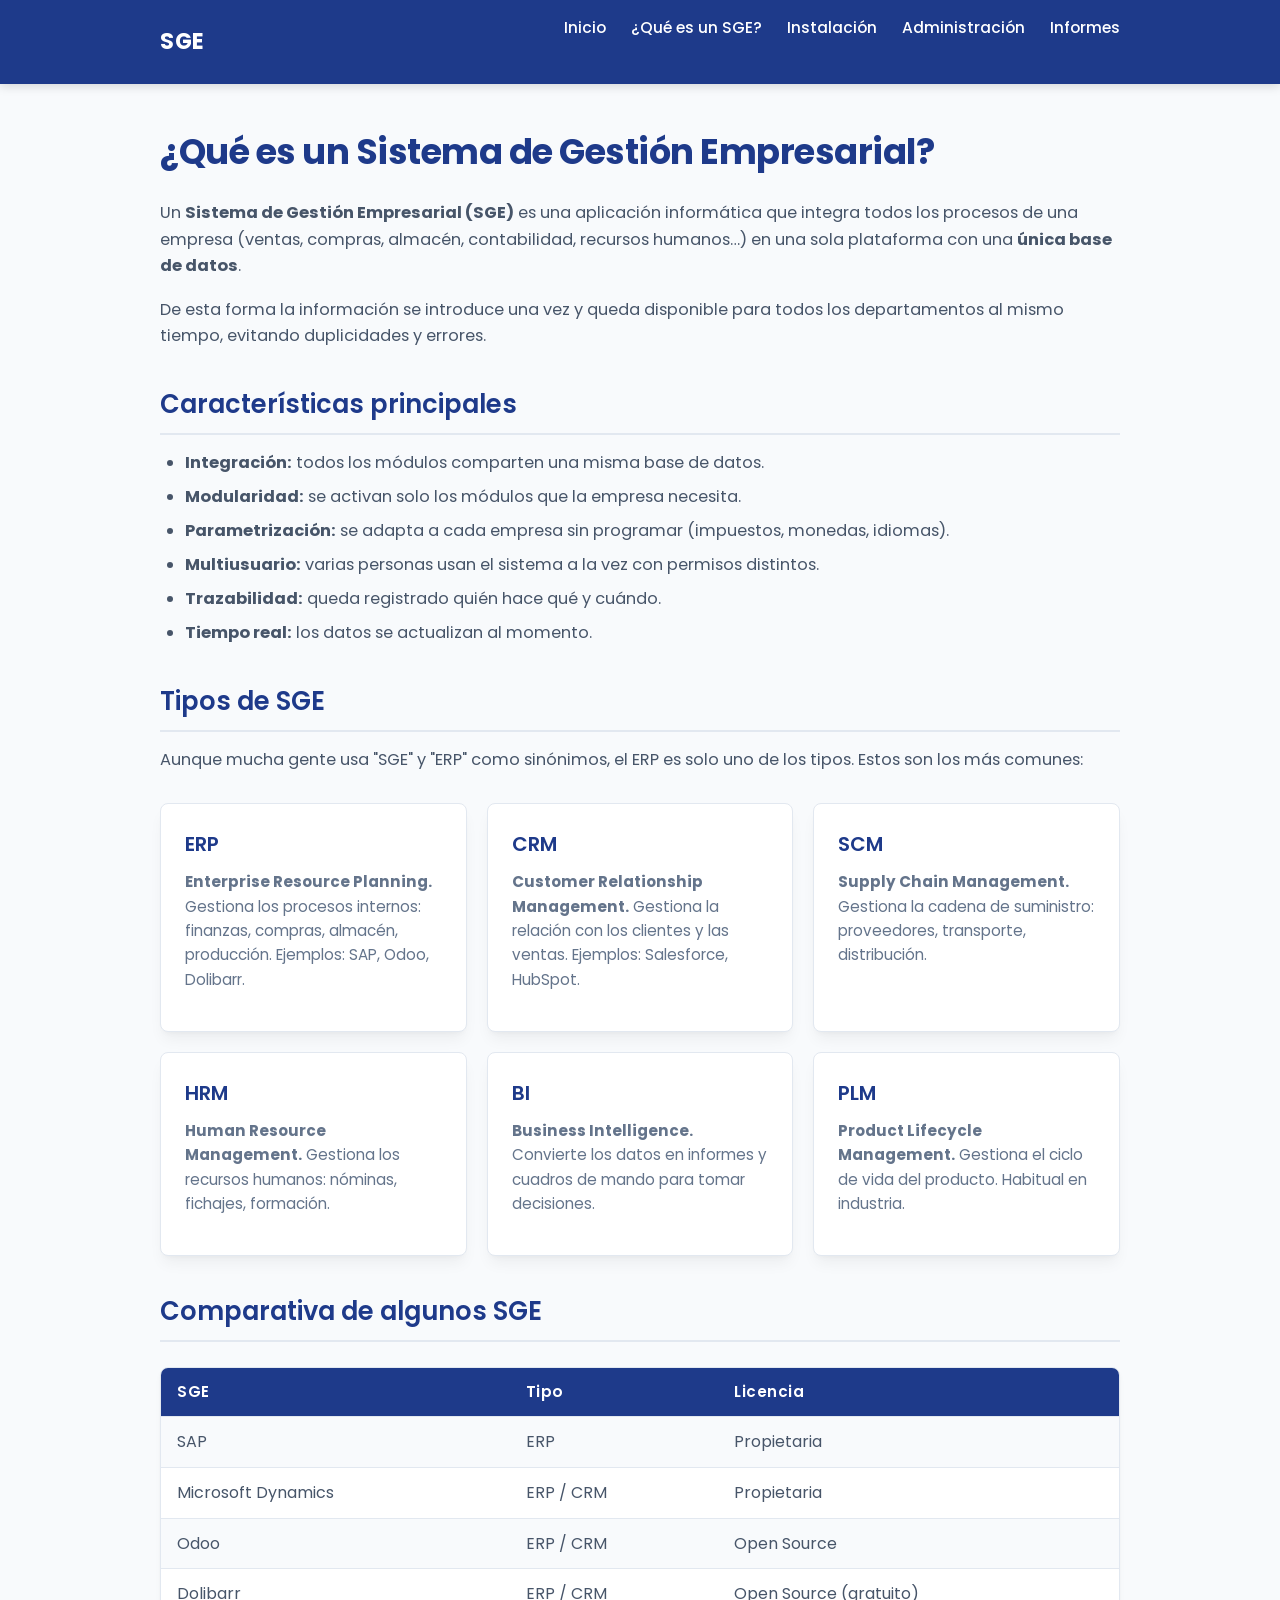
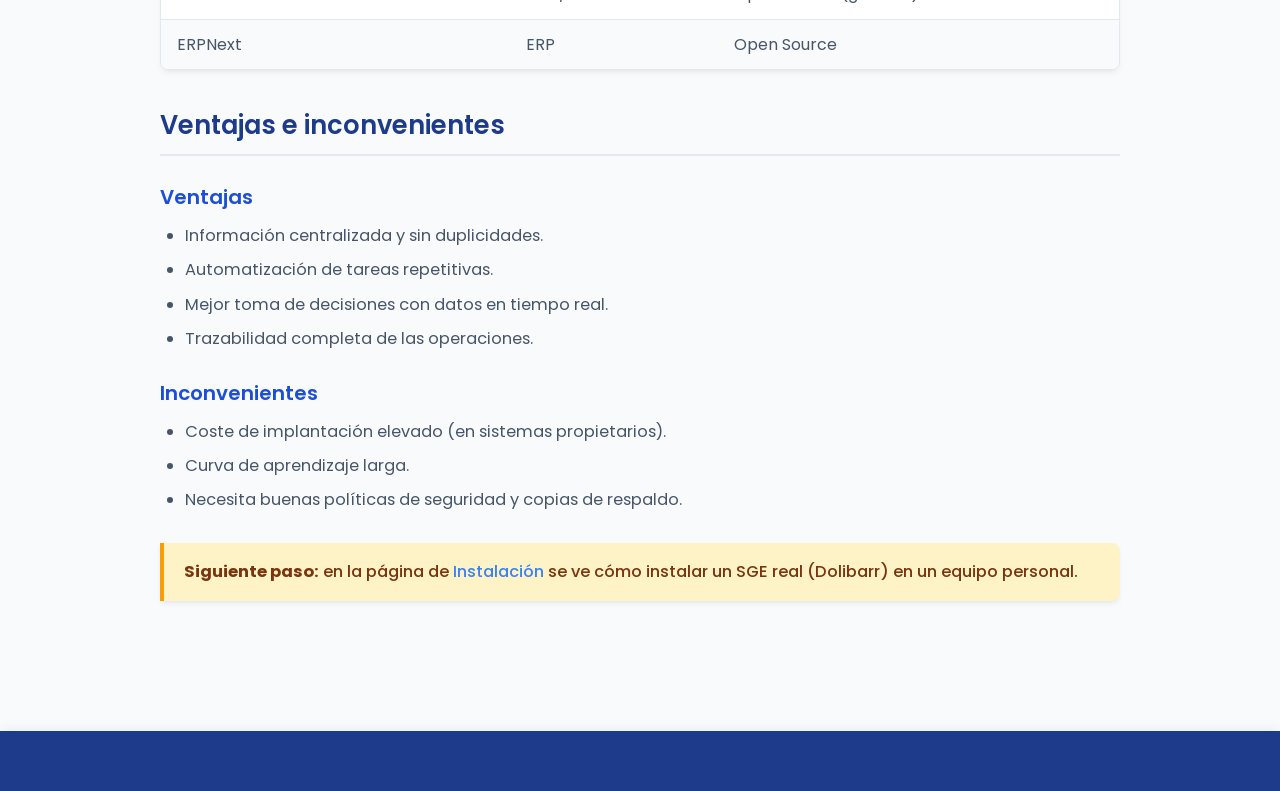
<file: sge.html>
<!DOCTYPE html>
<html lang="es">
<head>
  <meta charset="utf-8">
  <meta name="viewport" content="width=device-width, initial-scale=1">
  <title>¿Qué es un SGE? - Tipos y características</title>
  <link rel="stylesheet" href="css/styles.css">
</head>
<body>

  <header>
    <div class="contenedor nav">
      <a href="index.html" class="logo">SGE</a>
      <ul class="menu">
        <li><a href="index.html">Inicio</a></li>
        <li><a href="sge.html">¿Qué es un SGE?</a></li>
        <li><a href="instalacion.html">Instalación</a></li>
        <li><a href="administracion.html">Administración</a></li>
        <li><a href="informes.html">Informes</a></li>
      </ul>
      <button class="hamburguesa" aria-label="Abrir menú">
        <span></span>
        <span></span>
        <span></span>
      </button>
    </div>
  </header>

  <main>
    <div class="contenedor">

      <h1>¿Qué es un Sistema de Gestión Empresarial?</h1>

      <p>Un <strong>Sistema de Gestión Empresarial (SGE)</strong> es una aplicación informática que integra todos los procesos de una empresa (ventas, compras, almacén, contabilidad, recursos humanos…) en una sola plataforma con una <strong>única base de datos</strong>.</p>

      <p>De esta forma la información se introduce una vez y queda disponible para todos los departamentos al mismo tiempo, evitando duplicidades y errores.</p>

      <h2>Características principales</h2>

      <ul>
        <li><strong>Integración:</strong> todos los módulos comparten una misma base de datos.</li>
        <li><strong>Modularidad:</strong> se activan solo los módulos que la empresa necesita.</li>
        <li><strong>Parametrización:</strong> se adapta a cada empresa sin programar (impuestos, monedas, idiomas).</li>
        <li><strong>Multiusuario:</strong> varias personas usan el sistema a la vez con permisos distintos.</li>
        <li><strong>Trazabilidad:</strong> queda registrado quién hace qué y cuándo.</li>
        <li><strong>Tiempo real:</strong> los datos se actualizan al momento.</li>
      </ul>

      <h2>Tipos de SGE</h2>

      <p>Aunque mucha gente usa "SGE" y "ERP" como sinónimos, el ERP es solo uno de los tipos. Estos son los más comunes:</p>

      <div class="tarjetas">

        <div class="tarjeta">
          <h3>ERP</h3>
          <p><strong>Enterprise Resource Planning.</strong> Gestiona los procesos internos: finanzas, compras, almacén, producción. Ejemplos: SAP, Odoo, Dolibarr.</p>
        </div>

        <div class="tarjeta">
          <h3>CRM</h3>
          <p><strong>Customer Relationship Management.</strong> Gestiona la relación con los clientes y las ventas. Ejemplos: Salesforce, HubSpot.</p>
        </div>

        <div class="tarjeta">
          <h3>SCM</h3>
          <p><strong>Supply Chain Management.</strong> Gestiona la cadena de suministro: proveedores, transporte, distribución.</p>
        </div>

        <div class="tarjeta">
          <h3>HRM</h3>
          <p><strong>Human Resource Management.</strong> Gestiona los recursos humanos: nóminas, fichajes, formación.</p>
        </div>

        <div class="tarjeta">
          <h3>BI</h3>
          <p><strong>Business Intelligence.</strong> Convierte los datos en informes y cuadros de mando para tomar decisiones.</p>
        </div>

        <div class="tarjeta">
          <h3>PLM</h3>
          <p><strong>Product Lifecycle Management.</strong> Gestiona el ciclo de vida del producto. Habitual en industria.</p>
        </div>

      </div>

      <h2>Comparativa de algunos SGE</h2>

      <table>
        <tr>
          <th>SGE</th>
          <th>Tipo</th>
          <th>Licencia</th>
        </tr>
        <tr>
          <td>SAP</td>
          <td>ERP</td>
          <td>Propietaria</td>
        </tr>
        <tr>
          <td>Microsoft Dynamics</td>
          <td>ERP / CRM</td>
          <td>Propietaria</td>
        </tr>
        <tr>
          <td>Odoo</td>
          <td>ERP / CRM</td>
          <td>Open Source</td>
        </tr>
        <tr>
          <td>Dolibarr</td>
          <td>ERP / CRM</td>
          <td>Open Source (gratuito)</td>
        </tr>
        <tr>
          <td>ERPNext</td>
          <td>ERP</td>
          <td>Open Source</td>
        </tr>
      </table>

      <h2>Ventajas e inconvenientes</h2>

      <h3>Ventajas</h3>
      <ul>
        <li>Información centralizada y sin duplicidades.</li>
        <li>Automatización de tareas repetitivas.</li>
        <li>Mejor toma de decisiones con datos en tiempo real.</li>
        <li>Trazabilidad completa de las operaciones.</li>
      </ul>

      <h3>Inconvenientes</h3>
      <ul>
        <li>Coste de implantación elevado (en sistemas propietarios).</li>
        <li>Curva de aprendizaje larga.</li>
        <li>Necesita buenas políticas de seguridad y copias de respaldo.</li>
      </ul>

      <div class="aviso">
        <p><strong>Siguiente paso:</strong> en la página de <a href="instalacion.html">Instalación</a> se ve cómo instalar un SGE real (Dolibarr) en un equipo personal.</p>
      </div>

    </div>
  </main>

  <footer>
  </footer>

  <script src="js/script.js"></script>
</body>
</html>
</file>
<file: css/styles.css>
/* ===== Importación de Tipografía Moderna (Google Fonts) ===== */
@import url('https://fonts.googleapis.com/css2?family=Poppins:wght@300;400;500;600;700&display=swap');

/* ===== Variables de Diseño (Colores y Transiciones) ===== */
:root {
  --color-primario: #3b82f6;       /* Azul moderno suave */
  --color-primario-oscuro: #1d4ed8;/* Azul oscuro para hovers */
  --color-secundario: #1e3a8a;     /* Azul marino profundo para títulos principales */
  --color-texto: #334155;          /* Gris pizarra oscuro (más suave que el negro puro) */
  --color-fondo: #f8fafc;          /* Gris azulado ultra claro para el fondo */
  --color-tarjeta-bg: #ffffff;     /* Blanco puro para las tarjetas */
  --color-borde: #e2e8f0;          /* Gris claro para bordes limpios */
  --color-destacado: #f59e0b;      /* Color ámbar para enlaces del menú y avisos */
  --color-destacado-fondo: #fef3c7;/* Fondo ámbar claro para avisos */
  --color-codigo-bg: #0f172a;     /* Fondo azul oscuro-negro para código */
  --color-codigo-texto: #f8fafc;  /* Texto claro para código */
  
  --transicion-suave: all 0.3s cubic-bezier(0.4, 0, 0.2, 1);
  --sombra-suave: 0 4px 6px -1px rgba(0, 0, 0, 0.05), 0 2px 4px -2px rgba(0, 0, 0, 0.05);
  --sombra-tarjeta: 0 10px 15px -3px rgba(0, 0, 0, 0.05), 0 4px 6px -4px rgba(0, 0, 0, 0.05);
  --sombra-hover: 0 20px 25px -5px rgba(0, 0, 0, 0.08), 0 8px 10px -6px rgba(0, 0, 0, 0.08);
}

/* ===== Reset básico ===== */
* {
  margin: 0;
  padding: 0;
  box-sizing: border-box;
}

body {
  font-family: 'Poppins', sans-serif;
  line-height: 1.6;
  color: var(--color-texto);
  background-color: var(--color-fondo);
  -webkit-font-smoothing: antialiased;
}

a {
  color: var(--color-primario);
  text-decoration: none;
  transition: var(--transicion-suave);
}

a:hover {
  color: var(--color-primario-oscuro);
  text-decoration: underline;
}

img {
  max-width: 100%;
  height: auto;
  display: block;
}

/* ===== Contenedor ===== */
.contenedor {
  max-width: 1000px;
  margin: 0 auto;
  padding: 0 20px;
}

/* ===== Cabecera y menú ===== */
header {
  background-color: var(--color-secundario);
  color: white;
  padding: 15px 0;
  position: sticky;
  top: 0;
  z-index: 100;
  box-shadow: 0 2px 10px rgba(0, 0, 0, 0.15);
}

.nav {
  display: flex;
  justify-content: space-between;
  align-items: center;
}

.logo {
  color: white;
  font-size: 1.4em;
  font-weight: 700;
  letter-spacing: 0.5px;
}

.logo:hover {
  text-decoration: none;
  opacity: 0.9;
}

.menu {
  list-style: none;
  display: flex;
  gap: 25px;
}

.menu a {
  color: white;
  font-weight: 500;
  font-size: 0.95em;
  padding: 5px 0;
  position: relative;
}

.menu a:hover {
  color: var(--color-destacado);
  text-decoration: none;
}

/* Línea animada bajo los enlaces del menú - truco típico de estudiante avanzado */
.menu a::after {
  content: '';
  position: absolute;
  bottom: 0;
  left: 0;
  width: 0;
  height: 2px;
  background-color: var(--color-destacado);
  transition: var(--transicion-suave);
}

.menu a:hover::after {
  width: 100%;
}

/* Botón hamburguesa */
.hamburguesa {
  display: none;
  background: none;
  border: none;
  cursor: pointer;
  padding: 5px;
}

.hamburguesa span {
  display: block;
  width: 25px;
  height: 3px;
  background-color: white;
  margin: 5px 0;
  transition: var(--transicion-suave);
  border-radius: 2px;
}

/* ===== Títulos ===== */
h1 {
  font-size: 2.2em;
  font-weight: 700;
  margin-bottom: 20px;
  color: var(--color-secundario);
  letter-spacing: -0.5px;
}

h2 {
  font-size: 1.6em;
  font-weight: 600;
  margin-top: 35px;
  margin-bottom: 15px;
  color: var(--color-secundario);
  border-bottom: 2px solid var(--color-borde);
  padding-bottom: 8px;
}

h3 {
  font-size: 1.25em;
  font-weight: 600;
  margin-top: 25px;
  margin-bottom: 10px;
  color: var(--color-primario-oscuro);
}

p {
  margin-bottom: 18px;
  font-size: 1.02em;
  color: #475569; /* Gris suave para mejor lectura */
}

ul, ol {
  margin-left: 25px;
  margin-bottom: 20px;
  color: #475569;
}

li {
  margin-bottom: 8px;
  font-size: 1.02em;
}

/* ===== Hero (página principal) ===== */
.hero {
  background: linear-gradient(135deg, #eff6ff 0%, #dbeafe 100%);
  padding: 65px 0;
  text-align: center;
  border-bottom: 1px solid var(--color-borde);
}

.hero h1 {
  font-size: 2.8em;
  margin-bottom: 15px;
}

.hero p {
  font-size: 1.15em;
  max-width: 750px;
  margin: 0 auto 25px;
  color: #334155;
}

/* ===== Botones ===== */
.boton {
  display: inline-block;
  background-color: var(--color-primario);
  color: white;
  padding: 12px 24px;
  border-radius: 6px;
  font-weight: 500;
  margin: 8px;
  box-shadow: 0 4px 6px -1px rgba(59, 130, 246, 0.2);
  transition: var(--transicion-suave);
}

.boton:hover {
  background-color: var(--color-primario-oscuro);
  color: white;
  text-decoration: none;
  transform: translateY(-2px);
  box-shadow: 0 6px 12px -2px rgba(59, 130, 246, 0.3);
}

/* ===== Contenido principal ===== */
main {
  padding: 40px 0;
}

main p, main li {
  font-size: 1.02em;
}

/* ===== Tarjetas ===== */
.tarjetas {
  display: grid;
  grid-template-columns: repeat(3, 1fr);
  gap: 20px;
  margin: 30px 0;
}

.tarjeta {
  background-color: var(--color-tarjeta-bg);
  border: 1px solid var(--color-borde);
  border-radius: 8px;
  padding: 24px;
  box-shadow: var(--sombra-tarjeta);
  transition: var(--transicion-suave);
}

.tarjeta:hover {
  transform: translateY(-5px);
  box-shadow: var(--sombra-hover);
  border-color: var(--color-primario);
}

.tarjeta h3 {
  margin-top: 0;
  color: var(--color-secundario);
}

.tarjeta p {
  font-size: 0.95em;
  color: #64748b;
  margin-bottom: 15px;
}

.tarjeta a {
  font-weight: 600;
  display: inline-block;
  margin-top: auto;
}

/* ===== Imágenes / Capturas de pantalla reales ===== */
.captura {
  margin: 30px auto;
  padding: 16px;
  background-color: var(--color-tarjeta-bg);
  border: 1px solid var(--color-borde);
  border-radius: 8px;
  box-shadow: var(--sombra-tarjeta);
  max-width: 800px;
  text-align: center;
}

.captura img {
  border-radius: 6px;
  border: 1px solid var(--color-borde);
  margin: 0 auto 12px;
  max-height: 480px; /* Limitar altura máxima para que no ocupe toda la pantalla */
  object-fit: contain;
  transition: var(--transicion-suave);
}

.captura img:hover {
  transform: scale(1.01); /* Pequeño zoom al pasar el ratón */
}

.captura-texto {
  font-size: 0.9em;
  color: #64748b;
  margin-top: 10px;
  margin-bottom: 0;
}

/* ===== Tablas ===== */
table {
  width: 100%;
  border-collapse: separate;
  border-spacing: 0;
  margin: 25px 0;
  border-radius: 8px;
  overflow: hidden;
  border: 1px solid var(--color-borde);
  box-shadow: var(--sombra-suave);
}

th, td {
  padding: 12px 16px;
  text-align: left;
}

th {
  background-color: var(--color-secundario);
  color: white;
  font-weight: 600;
  font-size: 0.95em;
  letter-spacing: 0.5px;
}

td {
  border-top: 1px solid var(--color-borde);
  background-color: var(--color-tarjeta-bg);
  color: #475569;
}

tr:hover td {
  background-color: #f1f5f9; /* Sutil efecto hover en filas de tabla */
}

tr:nth-child(even) td {
  background-color: #f8fafc;
}

tr:nth-child(even):hover td {
  background-color: #f1f5f9;
}

/* ===== Bloques de código ===== */
code {
  background-color: #f1f5f9;
  color: #ef4444; /* Rojo para resaltar códigos pequeños en línea */
  padding: 2px 6px;
  border-radius: 4px;
  font-family: Consolas, 'Courier New', monospace;
  font-size: 0.9em;
  font-weight: 500;
  border: 1px solid rgba(0,0,0,0.05);
}

pre {
  background-color: var(--color-codigo-bg);
  color: var(--color-codigo-texto);
  padding: 18px;
  border-radius: 8px;
  overflow-x: auto;
  margin: 20px 0;
  box-shadow: var(--sombra-suave);
  border-left: 4px solid var(--color-primario);
}

pre code {
  background: none;
  color: inherit;
  padding: 0;
  font-size: 0.92em;
  border: none;
}

/* ===== Avisos ===== */
.aviso {
  background-color: var(--color-destacado-fondo);
  border-left: 4px solid var(--color-destacado);
  padding: 16px 20px;
  margin: 30px 0;
  border-radius: 0 8px 8px 0;
  box-shadow: var(--sombra-suave);
}

.aviso p {
  margin-bottom: 0;
  color: #78350f; /* Color marrón oscuro para combinar con el fondo ámbar */
  font-weight: 500;
}

/* ===== Footer ===== */
footer {
  background-color: var(--color-secundario);
  color: white;
  padding: 30px 0;
  text-align: center;
  margin-top: 60px;
  box-shadow: 0 -2px 10px rgba(0,0,0,0.05);
}

footer p {
  color: #cbd5e1;
  font-size: 0.92em;
  margin-bottom: 10px;
}

footer p:last-child {
  margin-bottom: 0;
}

footer a {
  color: var(--color-destacado);
  font-weight: 500;
}

footer a:hover {
  color: white;
  text-decoration: underline;
}

/* ===== Animación simple al cargar ===== */
@keyframes aparecer {
  from {
    opacity: 0;
    transform: translateY(12px);
  }
  to {
    opacity: 1;
    transform: translateY(0);
  }
}

main, .hero {
  animation: aparecer 0.5s ease-out;
}

/* ===== Media Query para móvil ===== */
@media (max-width: 768px) {
  h1 {
    font-size: 1.8em;
  }

  h2 {
    font-size: 1.4em;
    margin-top: 25px;
  }

  .hero {
    padding: 45px 0;
  }

  .hero h1 {
    font-size: 2.1em;
  }

  .hero p {
    font-size: 1.05em;
  }

  /* Menú móvil */
  .menu {
    display: none;
    position: absolute;
    top: 100%;
    left: 0;
    right: 0;
    background-color: var(--color-secundario);
    flex-direction: column;
    gap: 0;
    padding: 10px 0;
    box-shadow: 0 10px 15px rgba(0,0,0,0.15);
  }

  .menu.activo {
    display: flex;
  }

  .menu li {
    margin: 0;
    text-align: center;
    padding: 12px;
    border-top: 1px solid rgba(255,255,255,0.1);
  }

  .menu a::after {
    display: none; /* Desactivar línea animada en móvil */
  }

  .hamburguesa {
    display: block;
  }

  /* Hamburguesa convertida en X cuando está abierta */
  .hamburguesa.activo span:nth-child(1) {
    transform: translateY(8px) rotate(45deg);
  }

  .hamburguesa.activo span:nth-child(2) {
    opacity: 0;
  }

  .hamburguesa.activo span:nth-child(3) {
    transform: translateY(-8px) rotate(-45deg);
  }

  /* Tarjetas en una columna */
  .tarjetas {
    grid-template-columns: 1fr;
    gap: 15px;
  }
}
</file>
